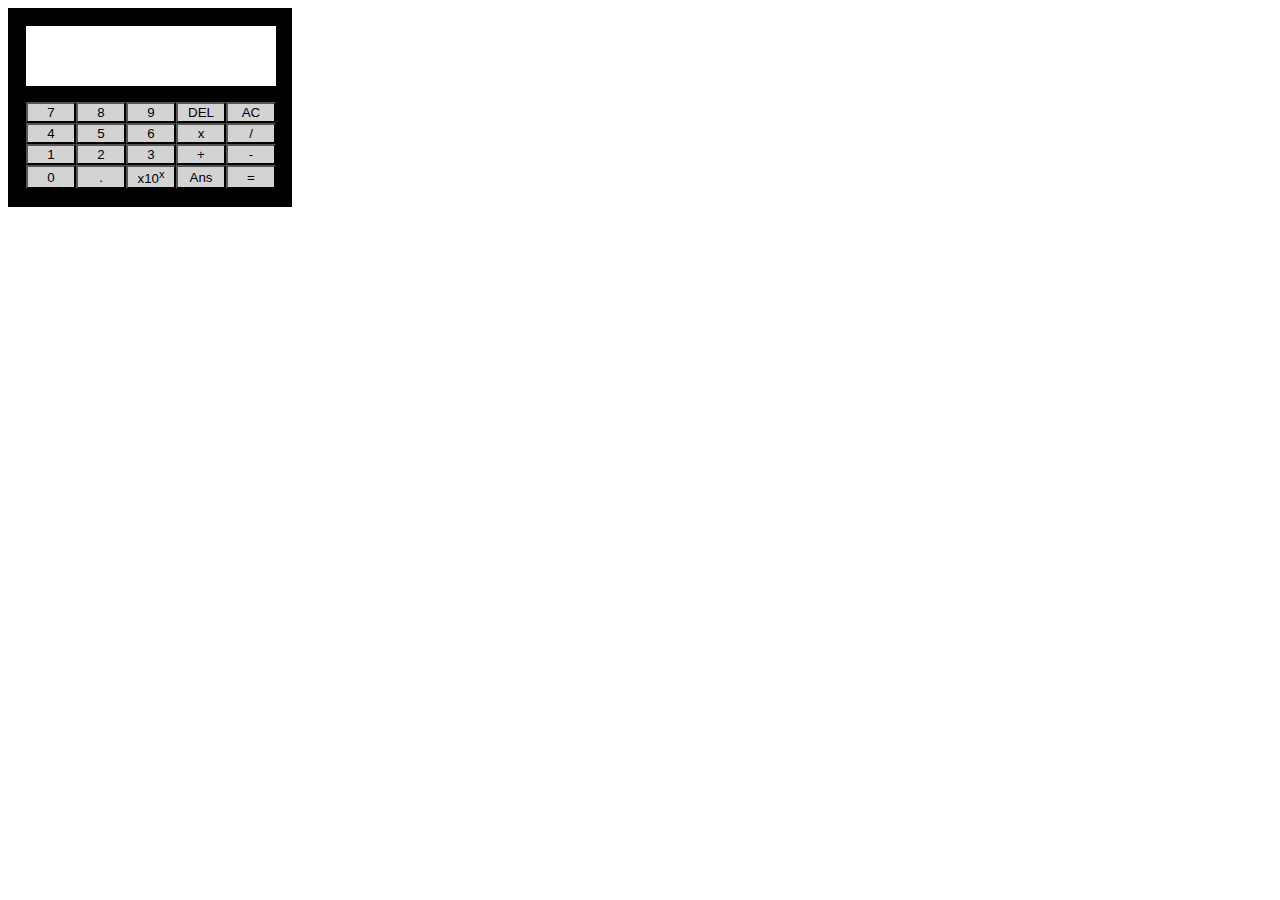
<file: Calculator/index.html>
<!DOCTYPE html>
<html>
<head>
	<meta charset="utf-8">
	<meta name="viewport" content="width=device-width, initial-scale=1.0">
	<link rel="stylesheet" type="text/css" href="style.css">
	<title> Calculator </title>
</head>
<body>
	<div class="calculator">
		<div class="display"></div>
		
		<div class="buttonsContainer">
			<button value ="7" onclick="buttonClick(this.value)"> 7 </button>
			<button value ="8" onclick="buttonClick(this.value)"> 8 </button>
			<button value ="9" onclick="buttonClick(this.value)"> 9 </button>
			<button value ="" onclick="buttonDel()"> DEL </button>
			<button value ="" onclick="buttonClear()"> AC </button>

			<button value ="4" onclick="buttonClick(this.value)"> 4 </button>
			<button value ="5" onclick="buttonClick(this.value)"> 5 </button>
			<button value ="6" onclick="buttonClick(this.value)"> 6 </button>
			<button value ="*" onclick="buttonClick(this.value)"> x </button>
			<button value ="/" onclick="buttonClick(this.value)"> / </button>

			<button value ="1" onclick="buttonClick(this.value)"> 1 </button>
			<button value ="2" onclick="buttonClick(this.value)"> 2 </button>
			<button value ="3" onclick="buttonClick(this.value)"> 3 </button>
			<button value ="+" onclick="buttonClick(this.value)"> + </button>
			<button value ="-" onclick="buttonClick(this.value)"> - </button>


			<button value ="0" onclick="buttonClick(this.value)"> 0 </button>
			<button value ="." onclick="buttonClick(this.value)"> . </button>
			<button value ="*10**" onclick="buttonClick(this.value)"> 
				x10<sup>x</sup> </button>
			<button value ="" onclick="calc()"> Ans </button>
			<button value ="" onclick="calc()"> = </button>

		</div>

	</div>


	<script src="script.js"></script>
</body>
</html>
</file>
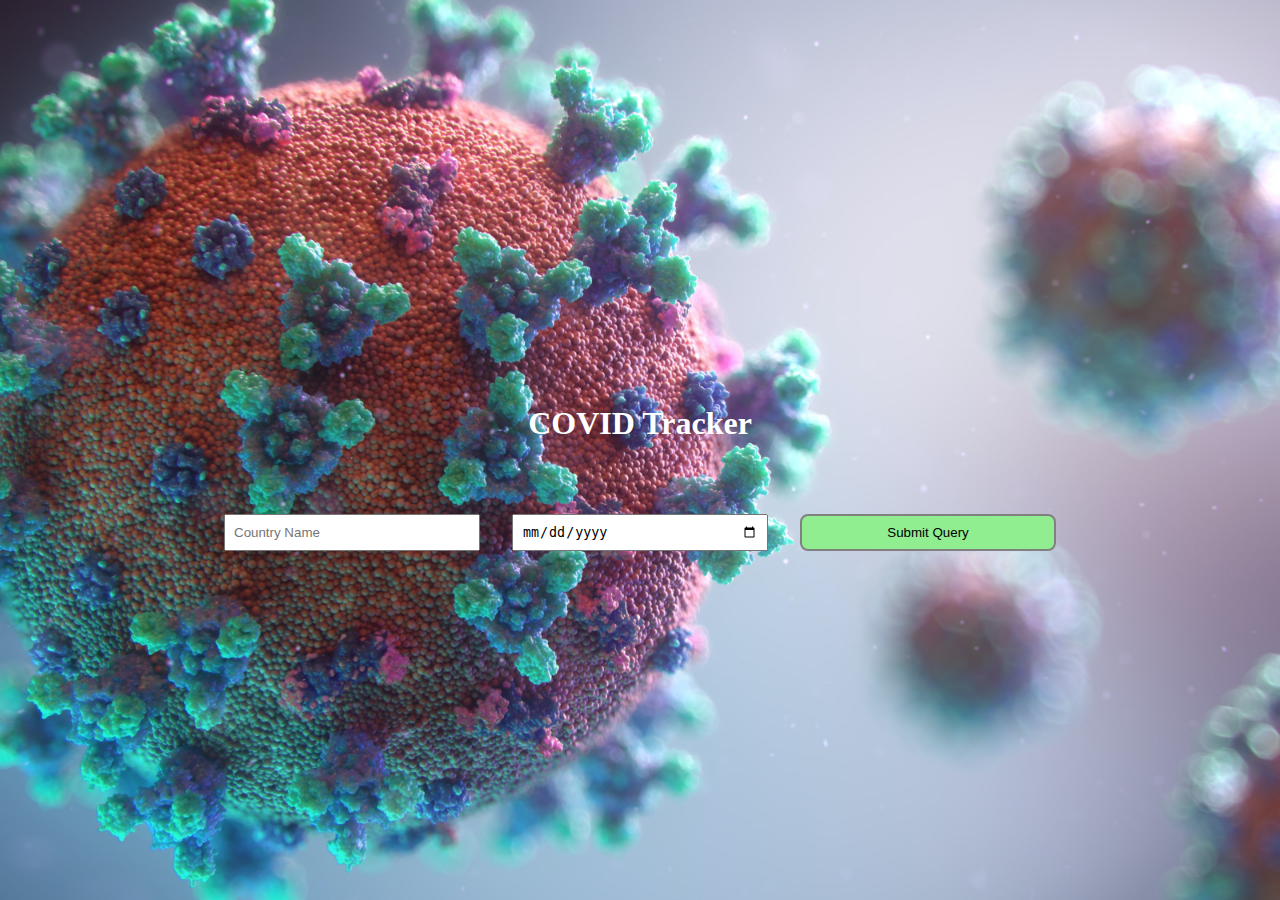
<file: COVID Tracker/index.html>
<!DOCTYPE html>
<html>
<head>
	<meta charset="utf-8">
	<meta name="viewport" content="width=device-width, initial-scale = 1.0">
	<link rel="stylesheet" type="text/css" href="./style.css">
	<title> COVID Tracker </title>
</head>
<body>
	<div class="main-container">
		<h1> COVID Tracker </h1>

		<div class="input-container">
			<input type="text" name="country" id="country" placeholder="Country Name">
			<input type="date" name="from" id="from">
			<button type="submit" onclick="displayData()"> Submit Query </button>
		</div>

		<div class="display-content">
			
		</div>
	</div>

	<script src="./script.js" ></script>
</body>
</html>
</file>
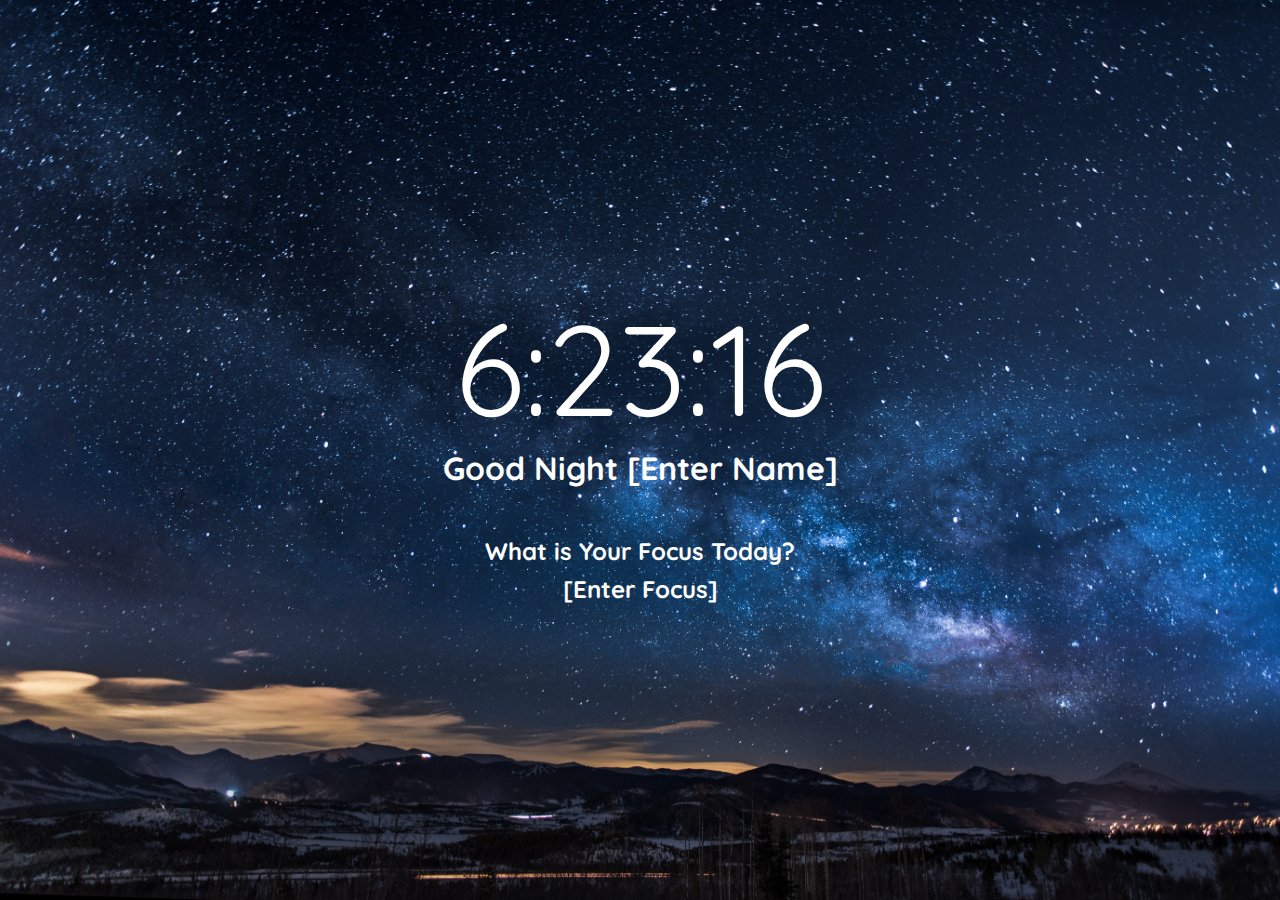
<file: Dynamic Landing Page/index.html>
<!DOCTYPE html>
<html>
<head>
	<meta charset="utf-8">
	<meta name="viewport" content="width=device-width, initial-scale=1.0">
	<link rel="preconnect" href="https://fonts.googleapis.com">
	<link rel="preconnect" href="https://fonts.gstatic.com" crossorigin>
	<link href="https://fonts.googleapis.com/css2?family=Quicksand&display=swap" rel="stylesheet">
	<link rel="stylesheet" type="text/css" href="style.css">
	<title> Dynamic Landing Page </title>
</head>
<body>
	<time id="time"></time>
	<h1>
		<span id="greeting"></span>
		<span id="name" contenteditable="true"> </span>
	</h1>

	<h2> What is Your Focus Today? </h2>
	<h2 id="focus" contenteditable="true"> </h2>

<script src="script.js"></script>
</body>
</html>
</file>
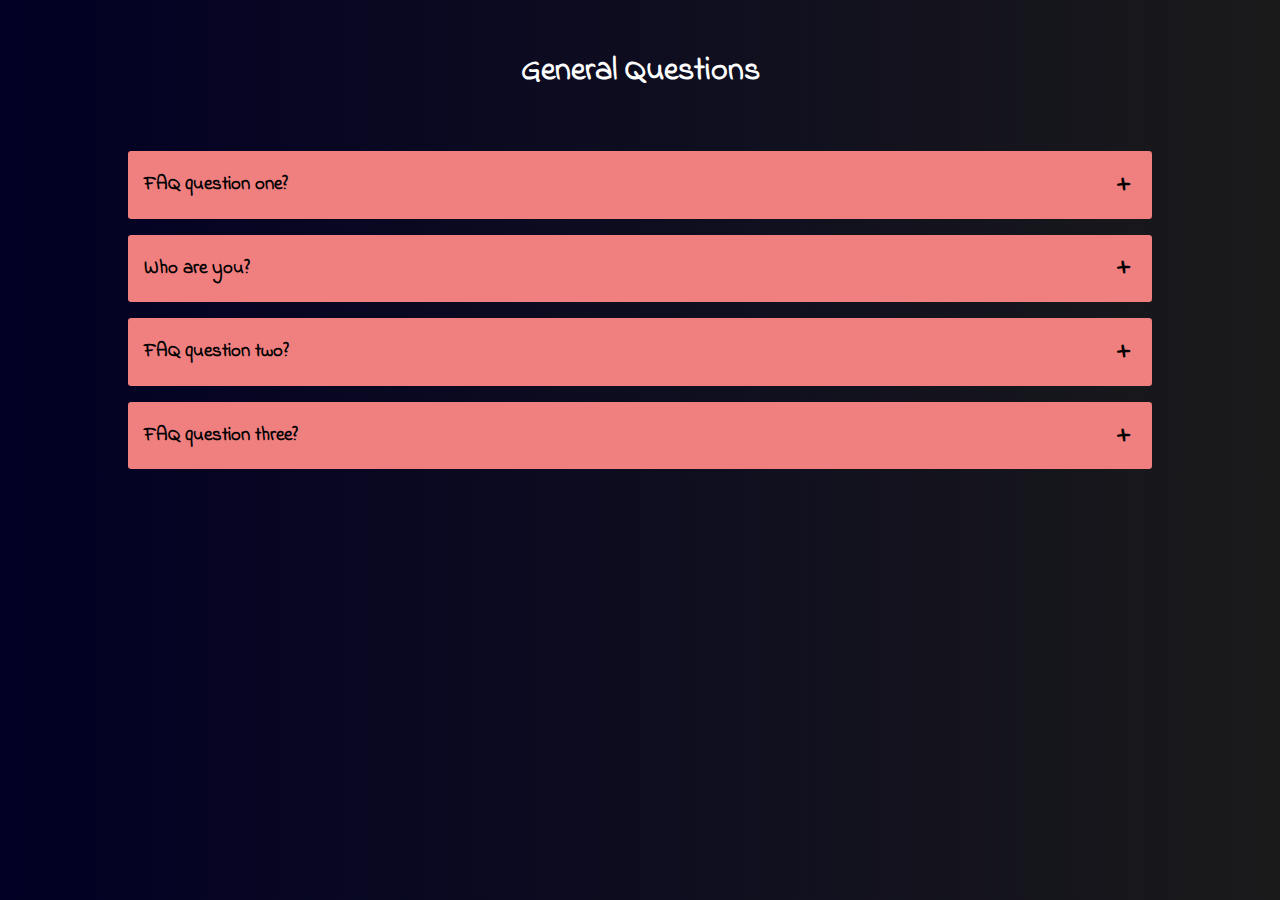
<file: FAQ page/index.html>
<!DOCTYPE html>
<html>
<head>
	<meta charset="utf-8">
	<meta name="viewport" content="width=device-width, initial-scale=1.0">

	<link rel="stylesheet" type="text/css" href="./style.css">
	<title> FAQ Page </title>
</head>
<body>
	<h1> General Questions </h1>

	<div class="cards-container">

		<!-- Card Template -->
		<!-- <div class="faqCard">
			<div class="question-container">
				<h3 class="question"> How are You? </h3> <span> + </span>
			</div>
			<p class="ans"> I am Fine </p>
		</div>
		-->
	</div>

	
	<script src="./FAQs.js"></script>
	<script src="./script.js"></script>
</body>
</html>
</file>
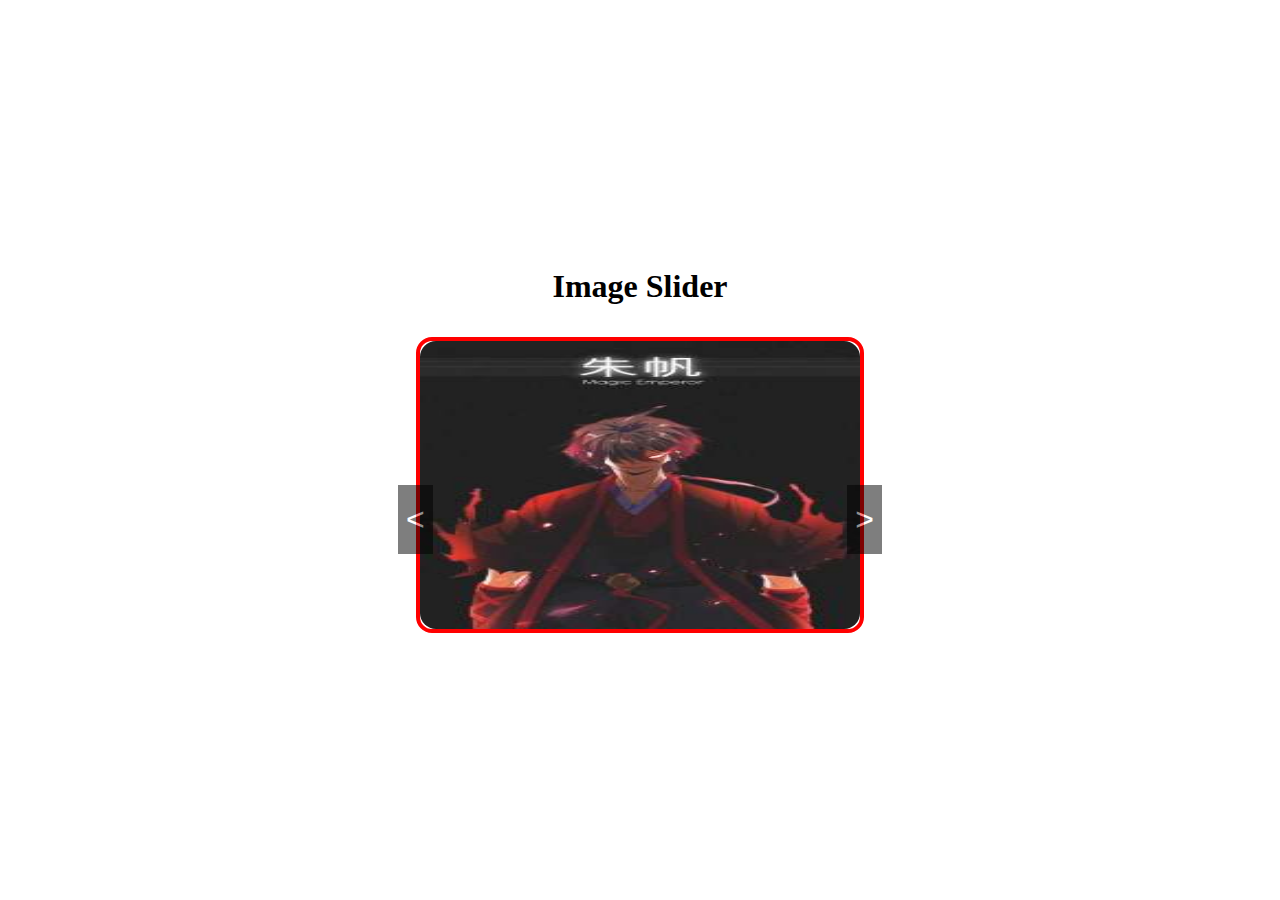
<file: Image Slider/index.html>
<!DOCTYPE html>
<html>
<head>
	<meta charset="utf-8">
	<meta name="viewport" content="width=device-width, initial-scale=1.0">
	<link rel="stylesheet" type="text/css" href="./style.css">
	<title> Image Slider </title>
</head>
	<body>
		<div class="main-container">
			<h1> Image Slider </h1>
			<div class="img-container">
				<img src="./images/magicEmperor.jpg">
				<button id="previous" class="btn"> < </button>
				<button id="next" class="btn"> > </button>

			</div>
		</div>


		<script src="./script.js"></script>
	</body>
</html>
</file>
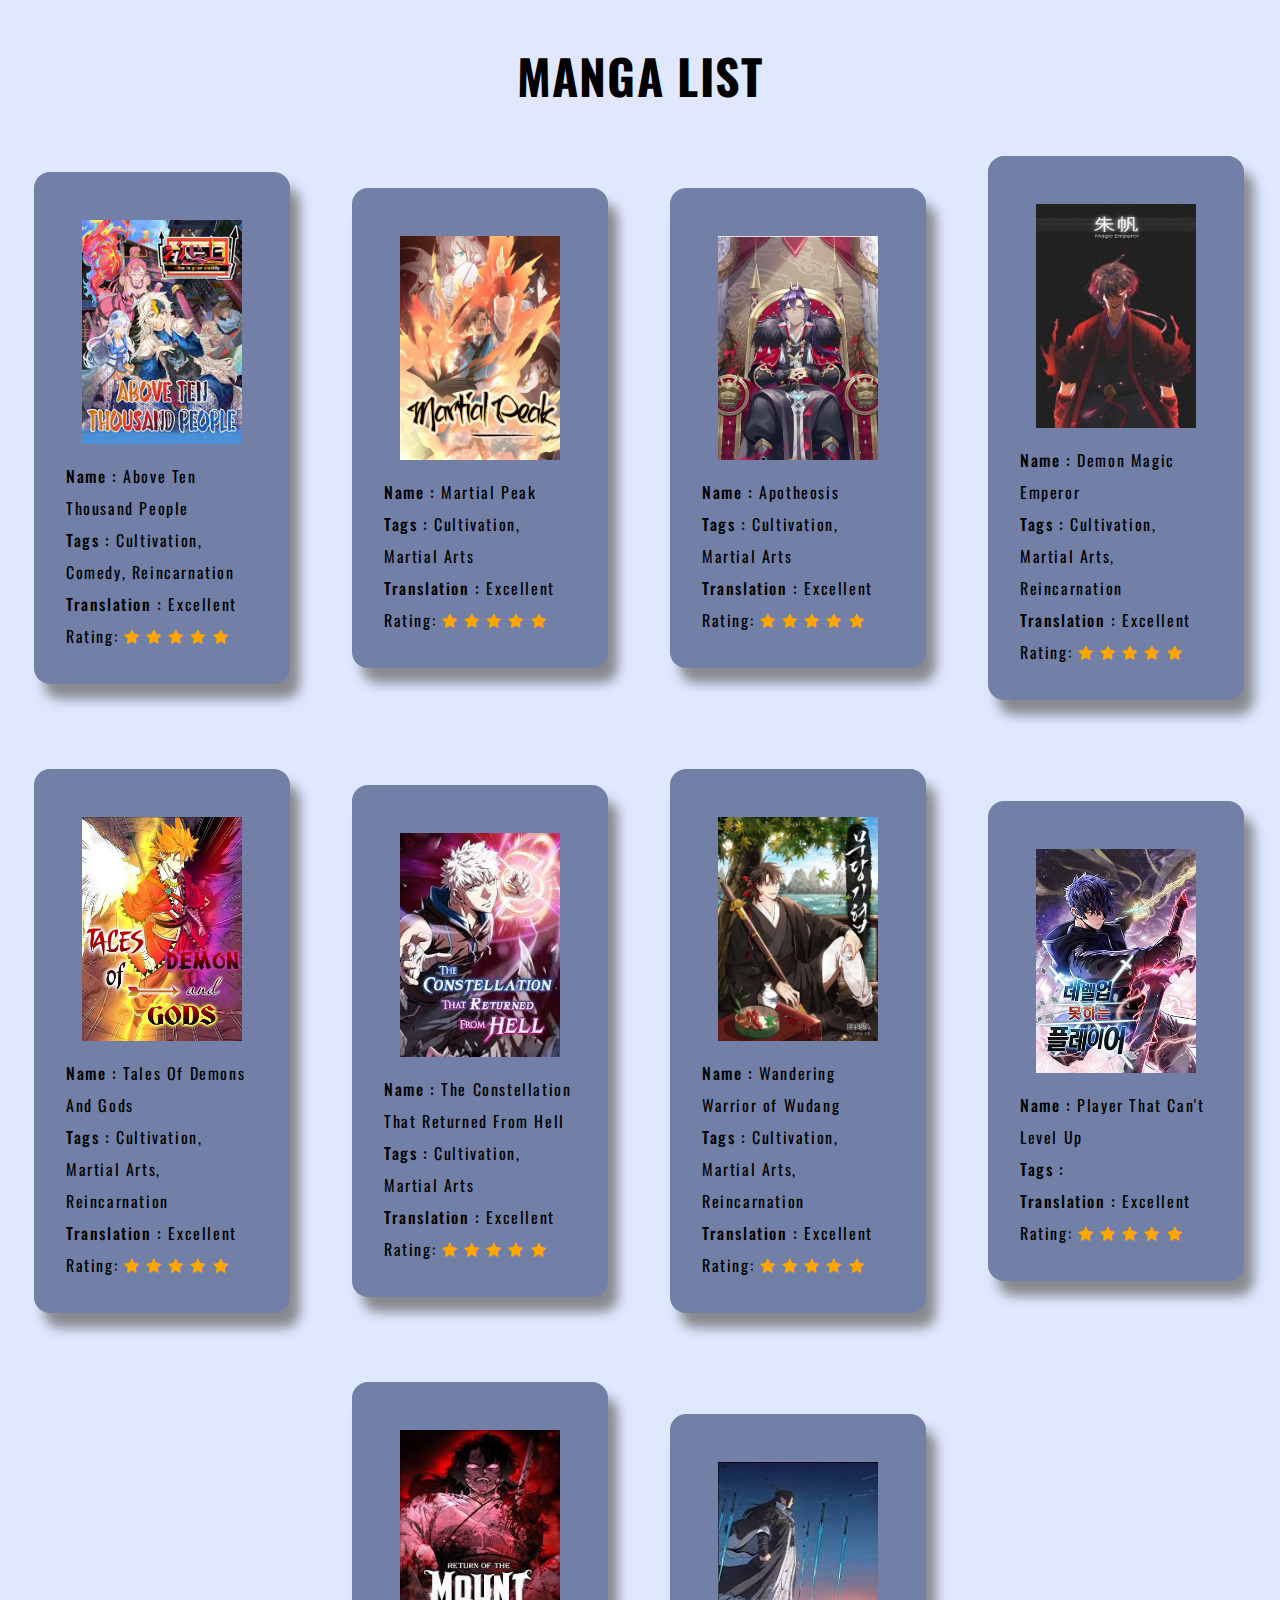
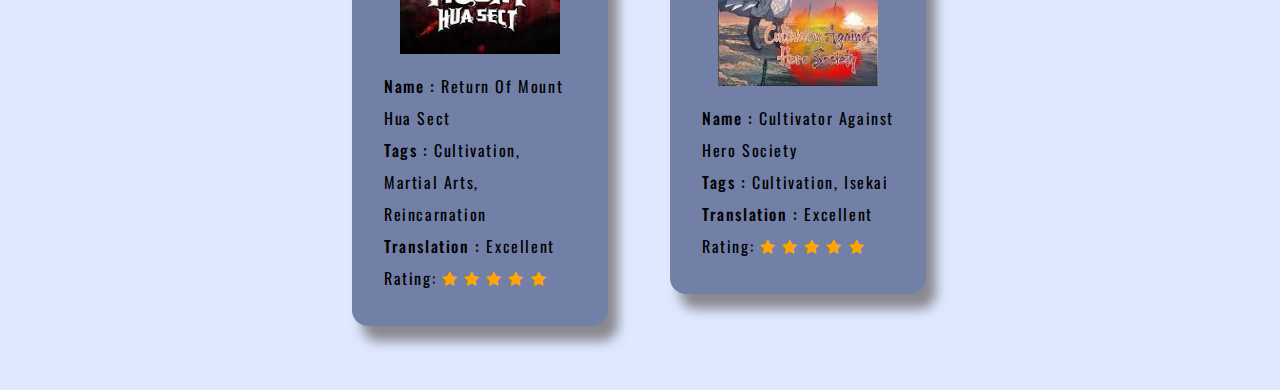
<file: Manga List/index.html>
<!DOCTYPE html>
<html>
<head>
	<meta charset="utf-8">
	<meta name="viewport" content="width=device-width, initial-scale = 1.0">
	<link rel="stylesheet" type="text/css" href="style.css">
	<link rel="stylesheet" href="https://cdnjs.cloudflare.com/ajax/libs/font-awesome/4.7.0/css/font-awesome.min.css">

	<title> Manga List </title>
</head>
<body>
	<h1> MANGA LIST </h1>

	<div class="flexContainer">


		<!-- From Here on JS -->
		


		
	</div>
	

	<script src="mangas.js"></script>
	<script src="script.js"></script>
</body>
</html>
</file>
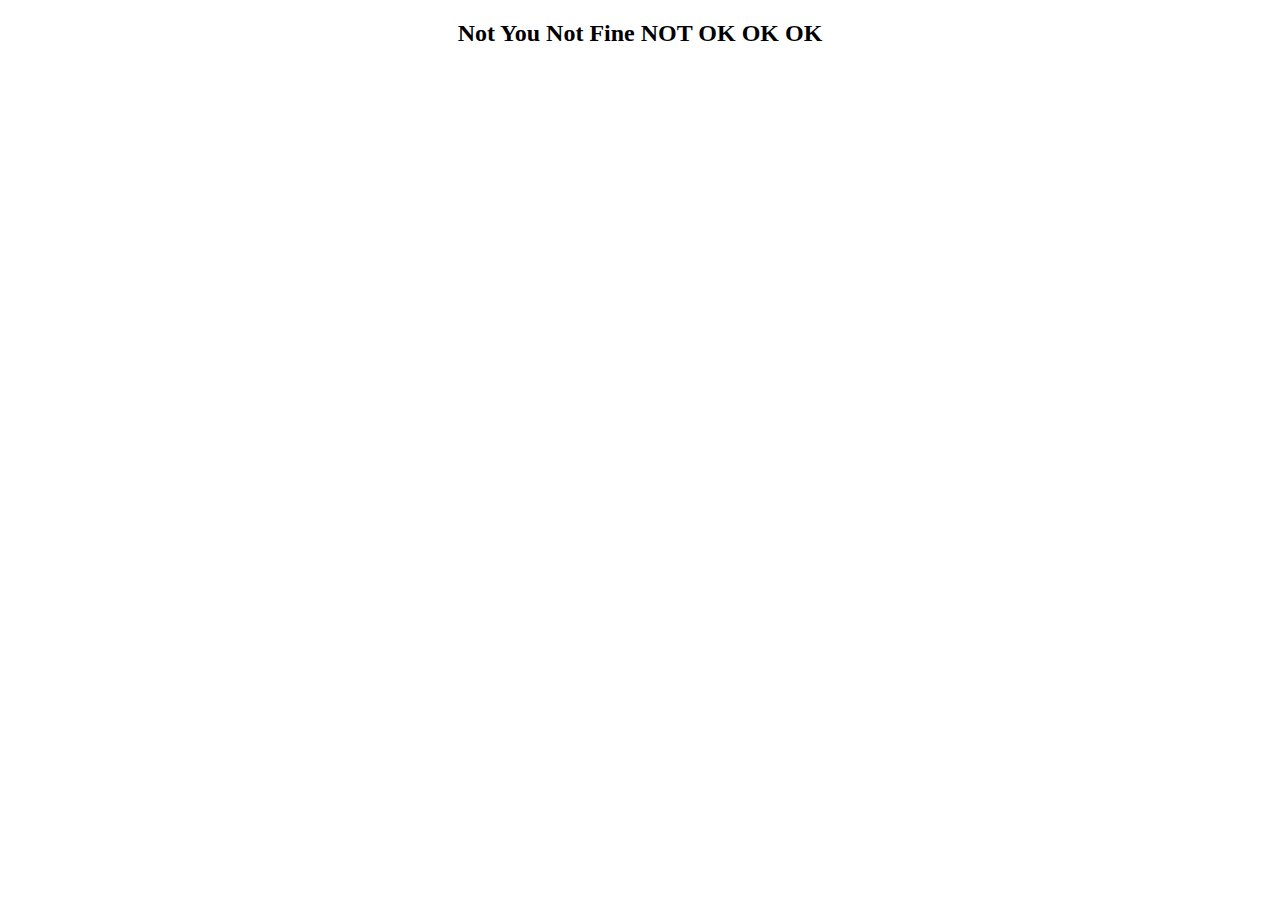
<file: Quoets Generator/index.html>
<!DOCTYPE html>
<html>
<head>
	<meta charset="utf-8">
	<meta name="viewport" content="width=device-width, initial-scale = 1.0">
	<title>Random Quoets Generator</title>
</head>
<body>
	<h2 style="text-align: center;" id="display"></h2>
	<script src="script.js"></script>
</body>
</html>
</file>
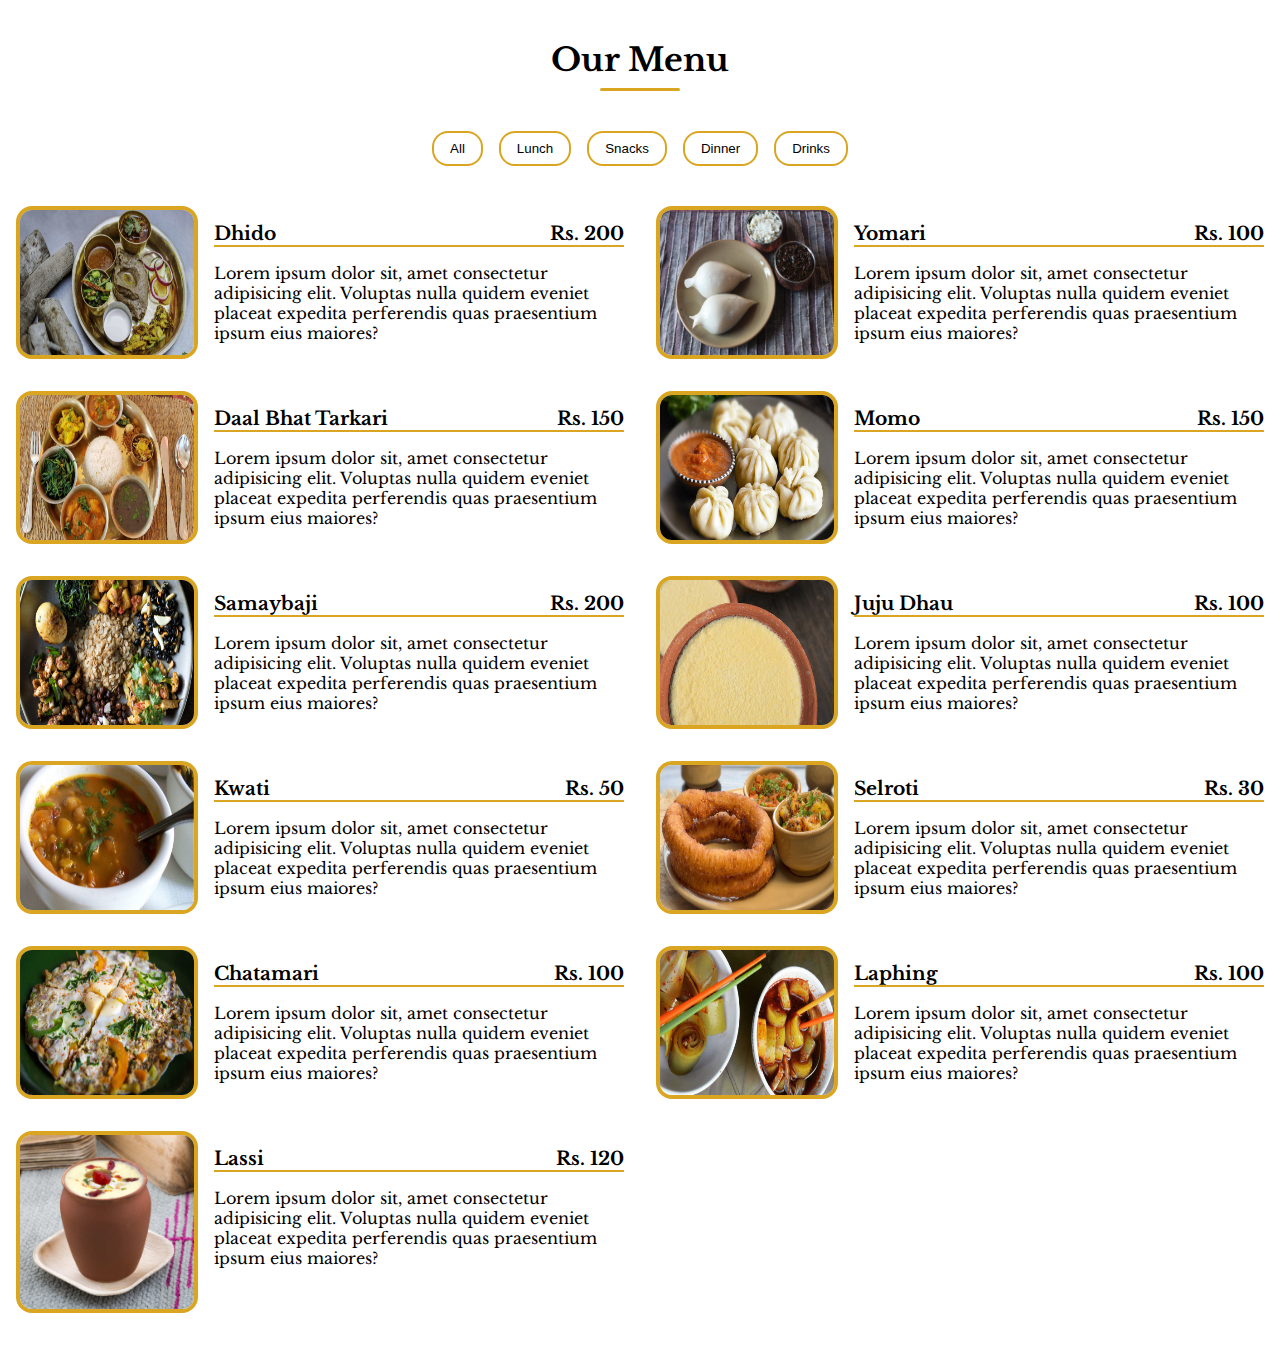
<file: Resturant Menu Page/index.html>
<!DOCTYPE html>
<html>
<head>
	<meta charset="utf-8">
	<meta name="viewport" content="width=device-width, initial-scale =1.0">

	<link rel="stylesheet" type="text/css" href="./style.css">
	<title> Resturant Menu Page </title>
</head>
<body>
	<section class="menu">
		<!-- Title -->
		<div class="title">
			<h1>Our Menu </h1>
			<div class="underline"></div>
		</div>
		
		<!-- Filter buttons -->
		<div class="btn-container">
			<!-- <button class="filter-btn" type="button" data-id = "all"> All </button>
			<button class="filter-btn" type="button" data-id = "breakfast"> Breakfast </button>
			<button class="filter-btn" type="button" data-id = "lunch"> Lunch </button>
			<button class="filter-btn" type="button" data-id = "shakes"> Shakes </button> -->
		</div>
		


		<!-- menu items -->

		<div class="section-center">
			<!-- Single Item -->

			<!-- <article class="menu-item">
				<img src="food.jpg" class="photo"alt="Menu Item">
				<div class="item-content">
					<header> 
						<h2> Food Item - 1</h2>
						<h2> $15 </h2>
					</header>
					<p class="item-text"> Lorem ipsum dolor sit amet, consectetur adipisicing elit. Facere maxime blanditiis ab quia ea saepe? Minus ut sint necessitatibus sapiente.</p>
				</div>
			</article> -->
			<!-- Single Item End -->

		</div>
	</section>


	<script src="./data.js"></script>
	<script src="./script.js"></script>
</body>
</html>
</file>
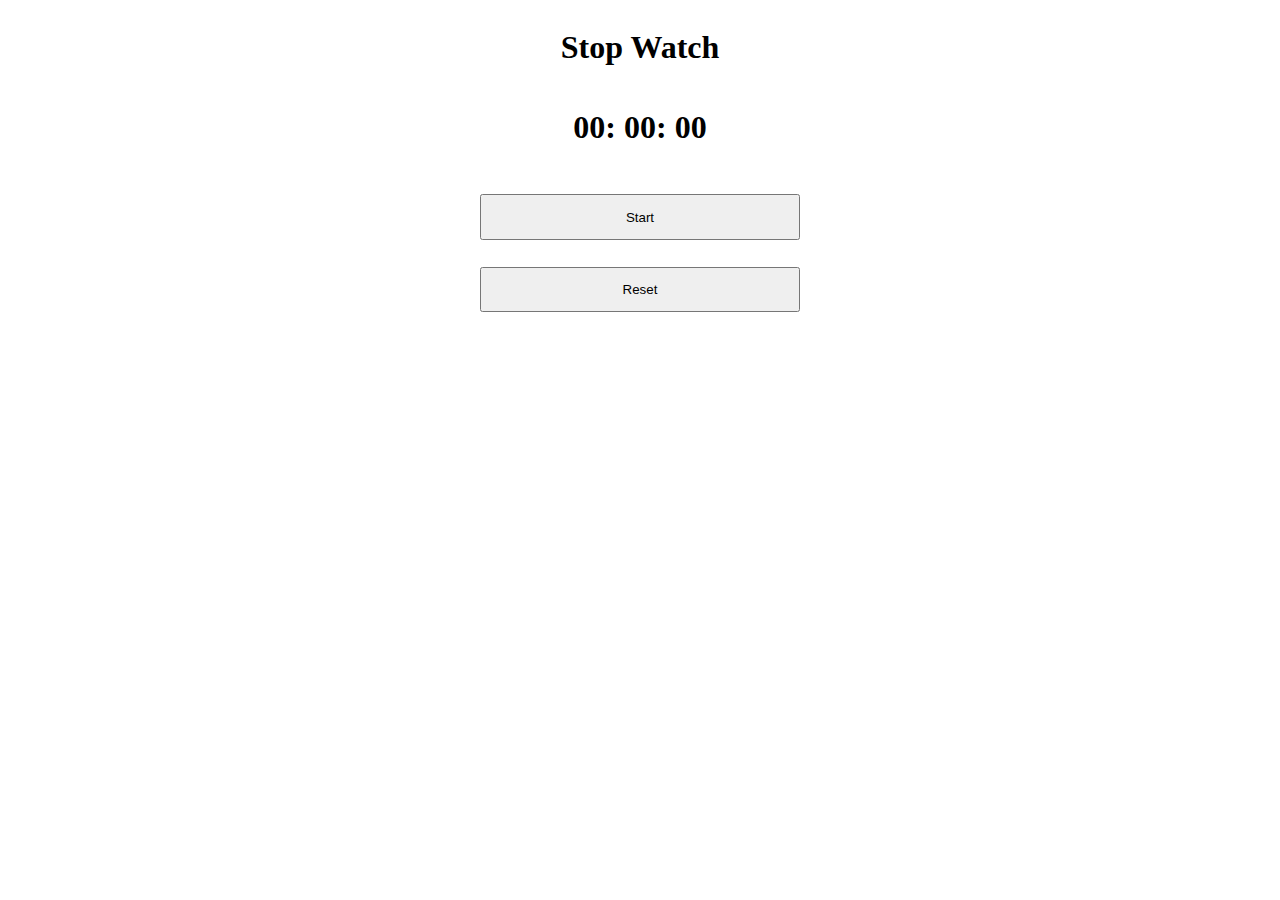
<file: Stop Watch/index.html>
<!DOCTYPE html>
<html>
<head>
	<meta charset="utf-8">
	<meta name = "viewport" content="width=device-width, inital-scale = 1.0">
	<title>STOP WATCH</title>

	<style>
		div{
			display: flex;
			justify-content:center;
			align-items: center;
			flex-direction: column;
		}
		h1{
			text-align: center;
		}
		button{
			width: 25vw;
			padding: 1em;
			margin: 2em 0 0 0;
		}
	</style>
</head>
<body>
	<div>
		<h1> Stop Watch </h1>
		<h1 id="display"> 00: 00: 00 </h1>

		<button id = "btn" onclick="startStop()"> Start </button>
		<button onclick="resetWatch()"> Reset </button>
	</div>

	<script src="script.js"></script>

</body>
</html>
</file>
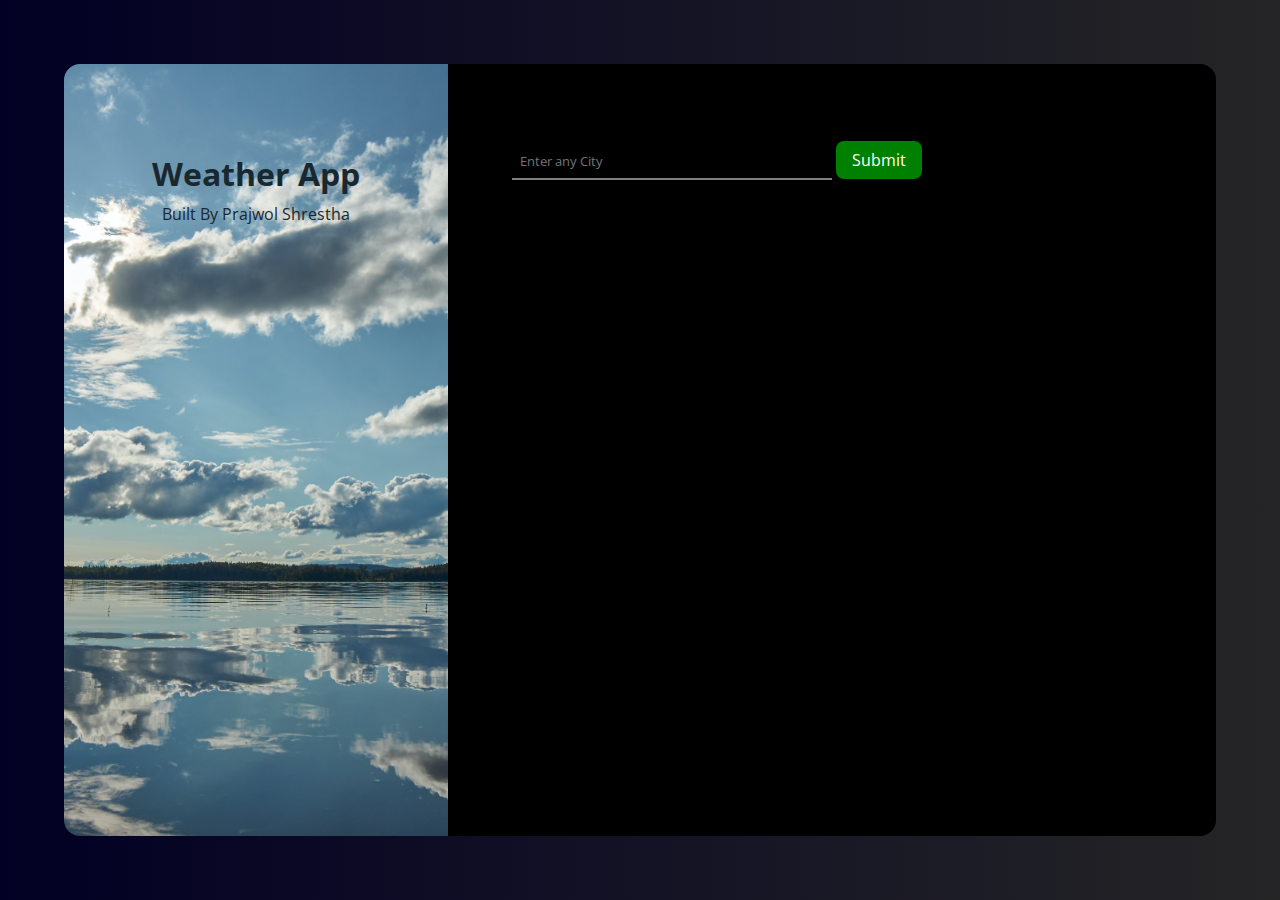
<file: Weather App/index.html>
<!DOCTYPE html>
<html>
<head>
	<meta charset="utf-8">
	<meta name="viewport" content="width=device-width, initial-scale=1.0">
	<link rel="stylesheet" type="text/css" href="./style.css">
	<title> Weather App </title>
</head>
<body>
	<div class="main-container">
		<div class="left-col">
			<div>	
				<h1> Weather App </h1>
				<p> Built By Prajwol Shrestha </p>
			</div>
		</div>

		<div class="right-col">
			<input type="text" name="placeName" placeholder="Enter any City"> 
			<a href="#"> Submit </a>


			<!-- Template for Content -->

			<div class="content">
				
			</div>
		</div>
	</div>

	<script src="./script.js"></script>
</body>
</html>
</file>
<file: Calculator/style.css>
.calculator{
	height: auto;
	width: calc( 50px * 5.6);
	border: 2px solid black;
	background-color: black;
}

.display{
	width: calc( 50px * 5);
	height: 60px;
	margin: 1em;
	background-color: white;
}

.buttonsContainer{
	margin: 1em;
	display: grid;
	grid-template-columns: 50px 50px 50px 50px 50px;
}
button{
	background-color: lightgrey;
}
</file>
<file: COVID Tracker/style.css>
:root{

}

*,html,body{
	box-sizing: border-box;
	padding: 0;
	margin: 0;
}
body{
	background: url('bgImg.jpg') center no-repeat;
	background-size: cover;
}
h1{
	text-align: center;
}
.main-container{
	height: 100vh;
	display: flex;
	flex-direction: column;
	justify-content: center;
	align-items: center;
}
h1{
	padding: 4rem 0;
	color: white;
}
input, button{
	padding: .5rem;
	margin: .5rem 4rem;
	width: 60vw;
}
button{
	background-color: lightgreen;
	border-radius: .5rem;
	border: 2px solid grey;
}
.input-container{
	display: flex;
	flex-direction: column;
}
.display-content{
	margin-top: 2rem;
	padding: 2rem;
	background-color: purple;
	display: none;
	letter-spacing: .08rem;
	border-radius: 1rem;
	color: white;
}

@media (min-width: 768px){
	.input-container{
		flex-direction: row;
	}
	input, button{
		width: 20vw;
		margin: .5rem 1rem;
	}
}
</file>
<file: Dynamic Landing Page/style.css>
*{
	box-sizing: border-box;
	margin: 0;
	padding: 0;
}
body{
	font-family: 'Quicksand', sans-serif;
	display: flex;
	flex-direction: column;
	align-items: center;
	justify-content: center;
	text-align: center;
	height: 100vh;
	color: black;
	background-position: center;
	background-repeat: no-repeat;
	background-size: cover;
}

#time{
	font-size: 8rem;
}
h1{
	margin-bottom: 3rem;
}
h2{
	margin-bottom: 0.5rem;
}


@media(max-width: 700px){
	#time{
		font-size: 6rem;
	}
}
</file>
<file: FAQ page/style.css>
@import url('https://fonts.googleapis.com/css2?family=Indie+Flower&display=swap');

*, html, body{
	box-sizing: border-box;
	padding: 0;
	margin: 0;
}
body{
	font-family: 'Indie Flower', cursive;
	background: rgb(2,0,36);
	background: linear-gradient(90deg, rgba(2,0,36,1) 0%, rgba(26,26,27,1) 100%, rgba(0,212,255,1) 100%); 
}

h1{
	padding: 3rem 0;
	text-align: center;
	color: white;
}
.cards-container{
	display: flex;
	flex-direction: column;
	justify-content: center;
	align-items: center;
}
.faqCard{
	width: 80vw;
	background-color: lightcoral;
	padding: .5rem 1rem;
	margin: .5rem 0;
	border-radius: .2rem;
}

.ans{
	display: none;
}
.show{
	display: block;
}

.question-container{
	display: flex;
	justify-content: space-between;
	align-items: center;
}


span{
	cursor: pointer;
	justify-self: end;
	font-size: 1.8rem;
	font-weight: bolder;
	padding: .3rem;
}
</file>
<file: Image Slider/style.css>
*,html, body{
	box-sizing: border-box;
	padding: 0;
	margin: 0;
}


.main-container{
	height: 100vh;
  	display: flex;
  	justify-content: center;
  	align-items: center;
  	flex-direction: column;
  	gap: 2rem;
}

.img-container{
	position: relative;
	width: 70%;
  	border: .3rem solid red;
  	border-radius: 1rem;
}
.img-container > img{
	width: 100%;
	max-height: 18rem;
	display: block;
	border-radius: 1rem;
}

.btn{
	padding: 1rem 0.5rem;
	color: white;
	font-size: 2rem;
	background: black;
	opacity: 0.5;
	border: none;
	position: absolute;
}
.btn:hover{
	opacity: 0.8;
}
#next{
	top: 50%;
	right: -5%;
}
#previous{
	top: 50%;
	left: -5%;
}

@media (min-width: 768px){
	.img-container{
		width: 35%;
	}
</file>
<file: Manga List/style.css>
@import url('https://fonts.googleapis.com/css2?family=Oswald:wght@400;500;700&display=swap');

:root{
	--paleBlue: hsl(225, 100%, 94%);
	--brightBlue: hsl(245, 75%, 52%);
	--veryPaleBlue: hsl(225, 100%, 98%);
	--desaturatedBlue: hsl(224, 23%, 55%);
	--darkBlue: hsl(223, 47%, 23%);
	--white: hsl(100, 100%, 100%);
}


*{
	box-sizing: border-box;
	margin: 0;
	padding: 0;
}

html,body{
	max-height: 100vh;
	font-family: 'Oswald', sans-serif; /*400, 500, 700*/
}
h1{
	text-align: center;
	background-color: var(--paleBlue);
	padding: 2.5rem 5rem;
	letter-spacing: .08rem;
	font-size: 3rem;
}

.flexContainer{
	display: flex;
	align-items: center;
	justify-content: center;
	flex-wrap: wrap;
	background-color: var(--paleBlue);
	height: auto;
}
.cardContainer{
	width: 16rem;
	height: auto;
	background-color: var(--desaturatedBlue);
	border-radius: 1rem;
	margin: 4rem 2rem;
	box-shadow: 10px 15px 12px 0px rgba(107,106,106,0.75);
}

.cardContent{
	margin: 2rem;
}
.imgContainer{
	display: flex;
	justify-content: center;
	align-items: center;
}
img{
	width: 12rem;
	height: 16rem;
	padding: 1rem;
}
.stdDetails{
	text-align: left;
}
li{
	letter-spacing: .1rem;
	list-style: none;
	line-height: 2rem;
	font-weight: 400;
}
span{
	font-weight: 500;
}
.checked{
	color: orange;
}

.floating {
	animation-name: floating;
	animation-duration: 3s;
	animation-iteration-count: infinite;
	animation-timing-function: ease-in-out;
	margin-left: 30px;
	margin-top: 5px;
}
.floating:hover{
	animation: none;
}

@keyframes floating {
	0% { transform: translate(0, 0px); }
	50% { transform: translate(0, 15px); }
	100% { transform: translate(0, -0px); }
}
</file>
<file: Resturant Menu Page/style.css>
@import url('https://fonts.googleapis.com/css2?family=Libre+Baskerville:wght@400;700&display=swap');
:root{
	--primary: goldenrod;
	--white: whitesmoke;
}


*, html, body{
	box-sizing: border-box;
	padding: 0;
	margin: 0;
}
body{
	padding: 2rem 1rem;
	font-family: 'Libre Baskerville', serif;
}
.title{
	display: flex;
	flex-direction: column;
}
h1{
	text-align: center;
	padding: .5rem 0;
}
.underline{
	margin-bottom: 2rem;
	border-bottom: 3px solid var(--primary);
	border-radius: 1rem;
	text-align: center;
	width: 5rem;
	align-self: center;
}

.section-center{
	display: grid;
	gap: 2rem;
	/* grid-template-columns: repeat(2, 1fr); */
}

.menu-item{
	display: flex;
	gap: 1rem;
}
.item-content{
	padding: 1rem 0;
}
header{
	display: flex;
	margin-bottom: 1rem;
	border-bottom: 2px solid var(--primary);
	justify-content: space-between;
}

.photo{
	display: block;
	width: 30%;
	height: 50%;
	border: 4px solid var(--primary);
	border-radius: 1rem;
}
.btn-container{
	text-align: center;
	margin:  0 0 2rem 0;
}
.filter-btn{
	padding: .5rem 1rem;
	margin: .5rem;
	background: transparent;
	border-radius: 1rem;
	border: 2px solid var(--primary);
}
.filter-btn:hover{
	color: var(--white);
	background-color: var(--primary);
}
.active-btn{
	color: var(--white);
	background-color: var(--primary);
}

@media (min-width: 768px){
	.section-center{
		grid-template-columns: repeat(2, 1fr);
	}
	.photo{
		height: auto;
	}
}

@media (min-width: 1440px){
	.section-center{
		grid-template-columns: repeat(3, 1fr);
	}
}
</file>
<file: Weather App/style.css>
@import url('https://fonts.googleapis.com/css2?family=Open+Sans:wght@400;500;700&display=swap');

*,html,body{
	box-sizing: border-box;
	padding: 0;
	margin: 0;
	font-family: 'Open Sans', sans-serif;
}

.main-container{
	padding: 4rem;
	height: 100vh;
	display: grid;
	grid-template-columns: repeat(3, 1fr);
	grid-template-rows: repeat(1, 1fr);
	align-items: center;
	justify-items: center;
	background: rgb(2,0,36);
	background: linear-gradient(90deg, rgba(2,0,36,1) 0%, rgba(37,37,38,1) 100%, rgba(0,212,255,1) 100%);
}
.left-col{
	background-image: url('./images/bgImg.jpg');
	background-position: center;
	background-repeat: no-repeat;
	background-size: cover;
	height: 100%;
	width: 100%;
	padding: 5rem 0;
	text-align: center;
	color: #19282F;
	border-radius: 1rem 0 0 1rem;
}
.left-col > div{
}

.right-col{
	grid-column: 2 / span 3;
	align-self: center;
	height: 100%;
	width: 100%;
	background-color: black;
	color: grey;
	padding: 4rem;
	border-radius: 0 1rem 1rem 0;

}
.content{
	
}
input{
	width: 50%;
	border: none;
	border-bottom: 2px solid grey;
	padding: .5rem 0 .5rem .5rem;
	margin: 1rem 0 1rem 0;
	text-align: left;
	color: grey;
	background: transparent;
}
a{
	text-decoration: none;
	background-color: green;
	color: white;
	padding: .5rem 1rem;
	border-radius: .5rem;
}

.others{
	display: grid;
	grid-template-columns: repeat(2, 1fr);
	row-gap: 1rem;
}
.expected{
	padding: 1rem 0;
}
h1{
	padding: 0.5rem 0;
}


@media (max-width: 600px){
	.main-container{
		padding: 1.5rem;
		grid-template-columns: repeat(1, 1fr);
		grid-template-rows: repeat(1, 1fr);
	}
	.left-col{
		align-self: end;
		height: 100%;
		width: 100%;
		padding: 5rem 0 0 0;
		border-radius: 1rem 1rem 0 0;
	}

	.right-col{
		grid-column: 1;
		align-self: center;
		height: 100%;
		width: 100%;
		border-radius: 0 0 1rem 1rem;
		padding: 0 1rem 1rem 1rem;
	}
	input{
		width: 70%;
	}
	a{
		padding: .5rem;
	}
}
</file>
